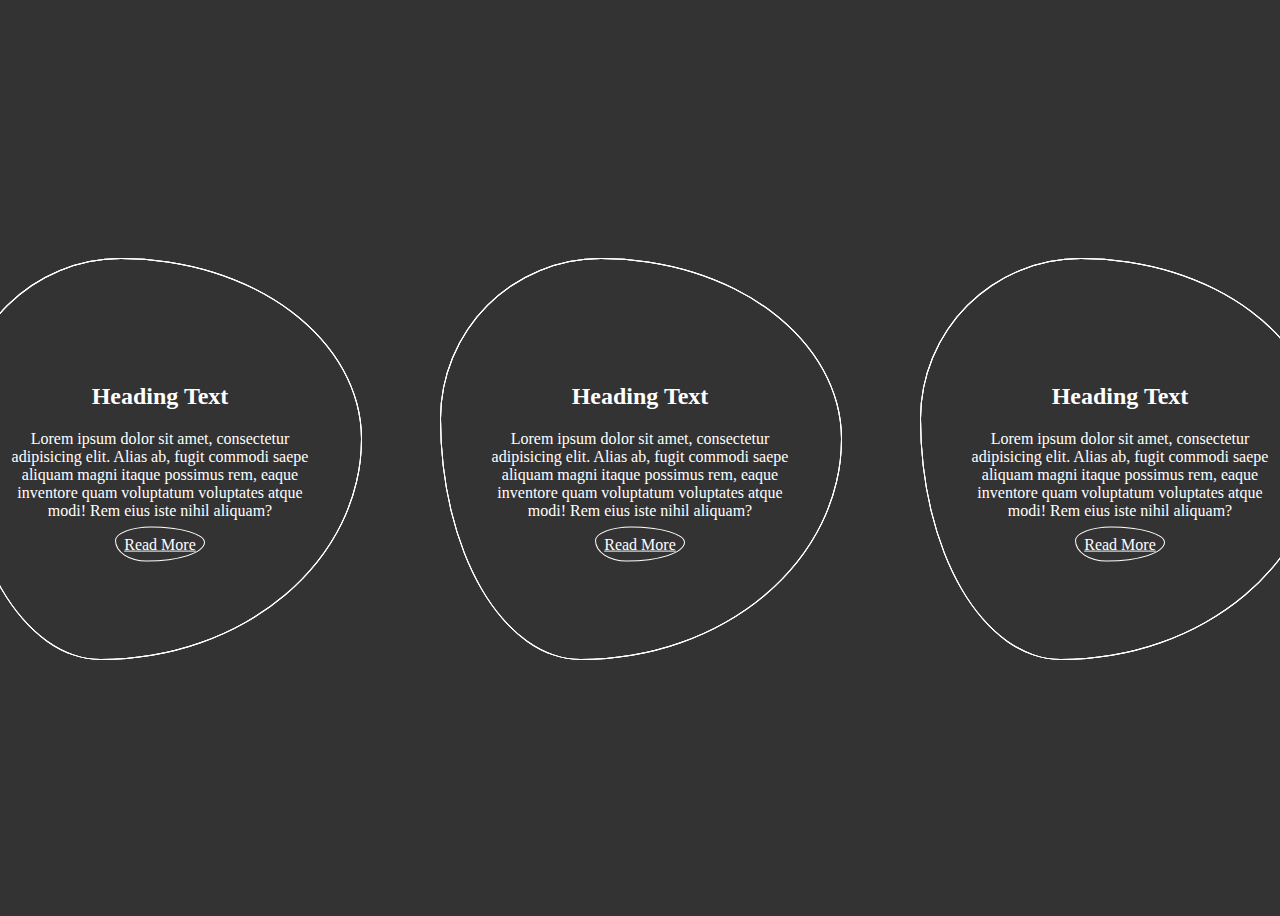
<file: practical_coding/practical02/index.html>
<!DOCTYPE html>
<html lang="ko">
<head>
  <meta charset="UTF-8">
  <title>더블보더 레디어스 애니메이션</title>
  <link rel="stylesheet" href="css/index.css">
</head>
<body>
  <div class="container">
    <div class="square">
      <span></span>
      <span></span>
      <span></span>
      <div>
        <h2>Heading Text</h2>
        <p>
          Lorem ipsum dolor sit amet, consectetur adipisicing elit. Alias ab, fugit commodi saepe aliquam magni itaque possimus rem, eaque inventore quam voluptatum voluptates atque modi! Rem eius iste nihil aliquam?
        </p>
        <a href="#none">Read More</a>
      </div>
    </div>
    <div class="square">
      <span></span>
      <span></span>
      <span></span>
      <div>
        <h2>Heading Text</h2>
        <p>
          Lorem ipsum dolor sit amet, consectetur adipisicing elit. Alias ab, fugit commodi saepe aliquam magni itaque possimus rem, eaque inventore quam voluptatum voluptates atque modi! Rem eius iste nihil aliquam?
        </p>
        <a href="#none">Read More</a>
      </div>
    </div>
    <div class="square">
      <span></span>
      <span></span>
      <span></span>
      <div>
        <h2>Heading Text</h2>
        <p>
          Lorem ipsum dolor sit amet, consectetur adipisicing elit. Alias ab, fugit commodi saepe aliquam magni itaque possimus rem, eaque inventore quam voluptatum voluptates atque modi! Rem eius iste nihil aliquam?
        </p>
        <a href="#none">Read More</a>
      </div>
    </div>
  </div>
</body>
</html>
</file>
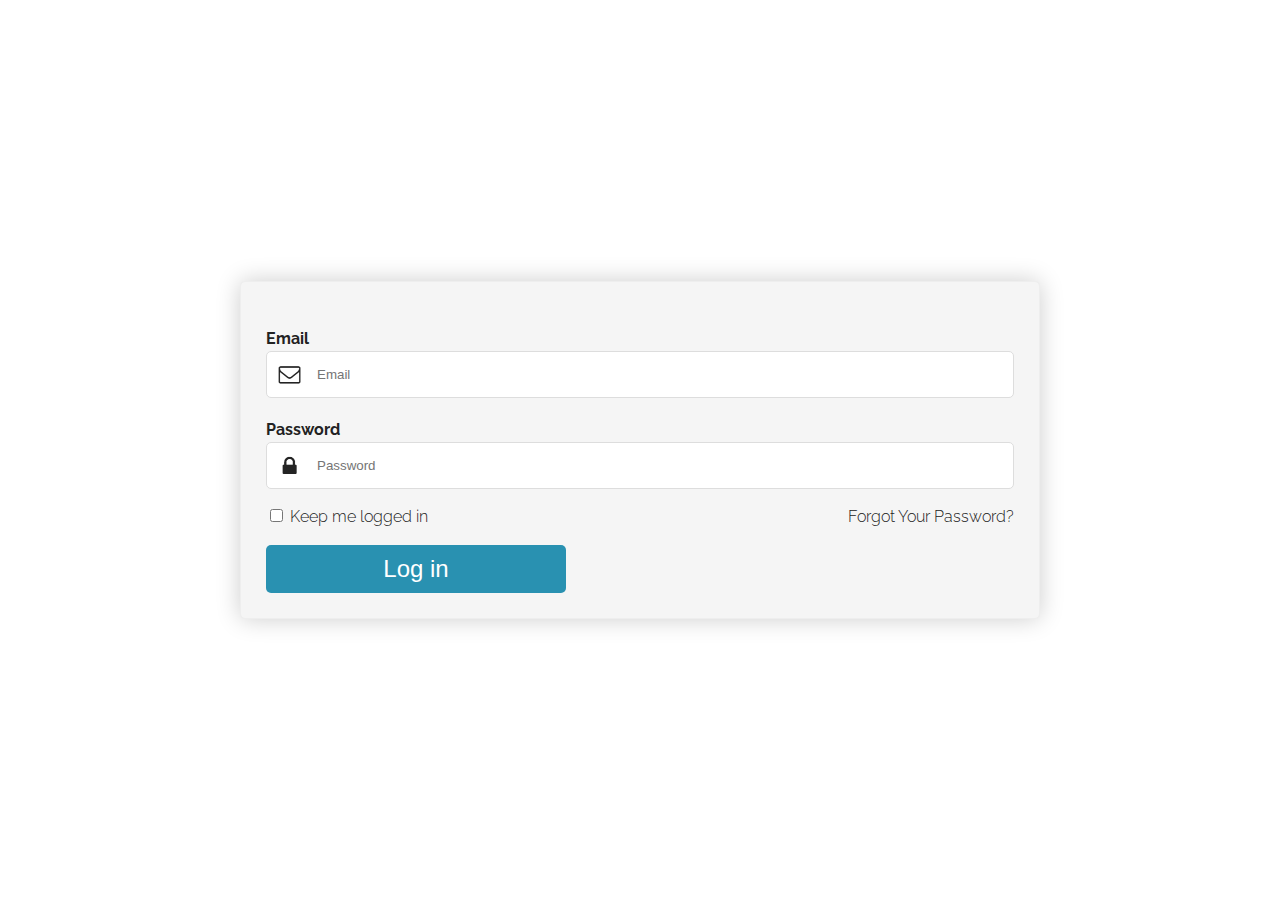
<file: practical_coding/practical03/index.html>
<!DOCTYPE html>
<html lang="ko">
<head>
  <meta charset="UTF-8">
  <title>가상클래스를 활용한 로그인 화면</title>
  <link rel="stylesheet" href="css/index.css">
</head>
<body>
  <form class="login">
    <span>Email</span>
    <input type="email" placeholder="Email">
    <span>Password</span>
    <input type="password" placeholder="Password">
    <p>
      <label>
        <input type="checkbox"> Keep me logged in
      </label>
      <a href="#none">Forgot Your Password?</a>
    </p>
    <button>Log in</button>
  </form>
</body>
</html>
</file>
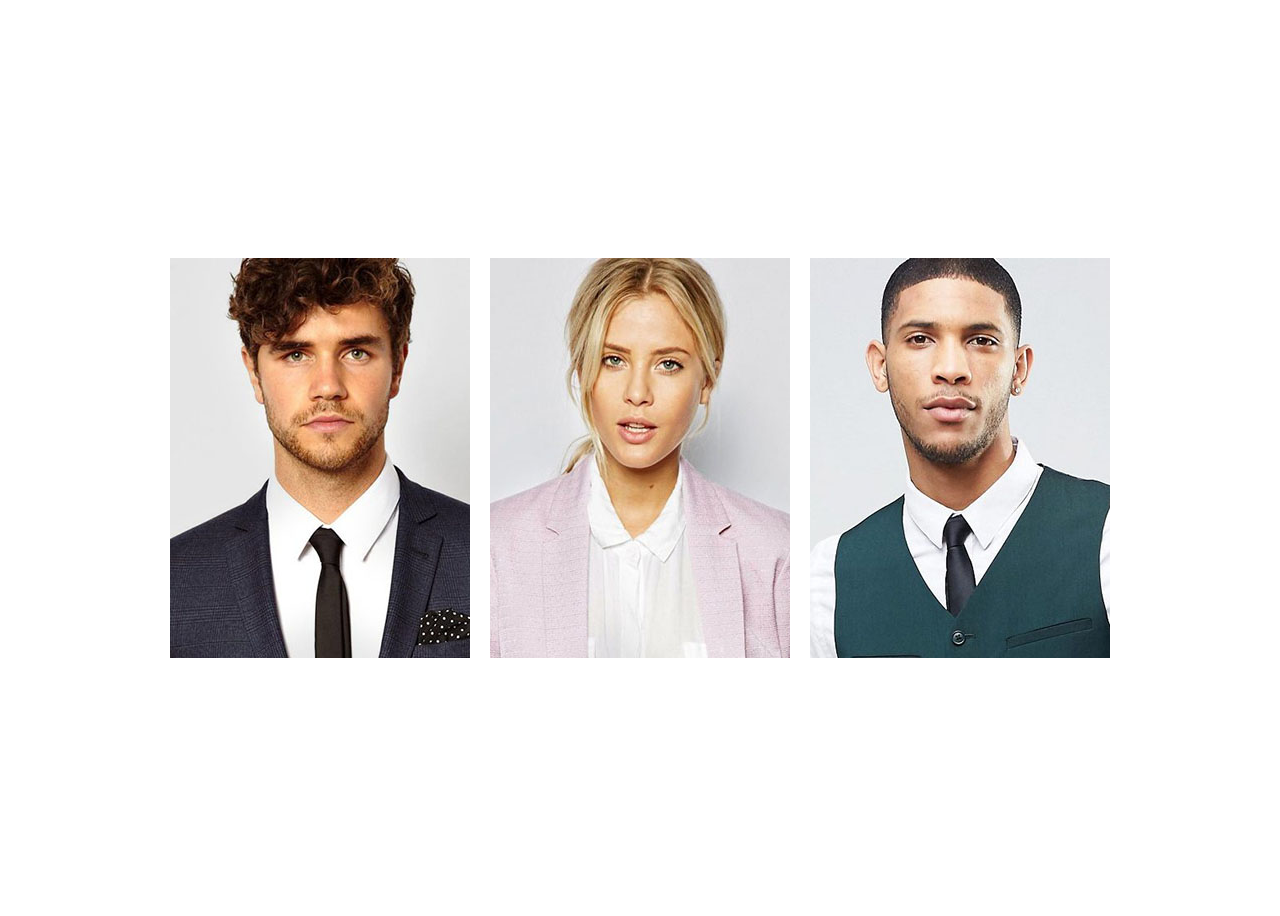
<file: practical_coding/practical04/index.html>
<!DOCTYPE html>
<html lang="ko">
<head>
  <meta charset="UTF-8">
  <link rel="stylesheet" href="https://cdnjs.cloudflare.com/ajax/libs/font-awesome/6.5.1/css/all.min.css" integrity="sha512-DTOQO9RWCH3ppGqcWaEA1BIZOC6xxalwEsw9c2QQeAIftl+Vegovlnee1c9QX4TctnWMn13TZye+giMm8e2LwA==" crossorigin="anonymous" referrerpolicy="no-referrer" />
  <title>개인 프로필 카드 UI 호버 이펙트</title>
  <link rel="stylesheet" href="css/index.css">
</head>
<body>
  <div class="container">
    <div class="card">
      <img src="./images/crew-01.jpg">
      <div class="content">
        <h2>Andrew Yu<span>Developer</span></h2>
        <p>Lorem ipsum dolor sit amet consectetur, adipisicing elit. Corporis, inventore nostrum asperiores reiciendis error incidunt.</p>
        <div class="sns">
          <a href="#none"><i class="fa-brands fa-facebook-f"></i></a>
          <a href="#none"><i class="fa-brands fa-x-twitter"></i></a>
          <a href="#none"><i class="fa-brands fa-instagram"></i></a>
        </div>
      </div>
    </div>
    <div class="card">
      <img src="./images/crew-02.jpg">
      <div class="content">
        <h2>Monica Jung<span>Designer</span></h2>
        <p>Lorem ipsum dolor sit amet consectetur, adipisicing elit. Corporis, inventore nostrum asperiores reiciendis error incidunt.</p>
        <div class="sns">
          <a href="#none"><i class="fa-brands fa-facebook-f"></i></a>
          <a href="#none"><i class="fa-brands fa-x-twitter"></i></a>
          <a href="#none"><i class="fa-brands fa-instagram"></i></a>
        </div>
      </div>
    </div>
    <div class="card">
      <img src="./images/crew-03.jpg">
      <div class="content">
        <h2>James Lee<span>Planner</span></h2>
        <p>Lorem ipsum dolor sit amet consectetur, adipisicing elit. Corporis, inventore nostrum asperiores reiciendis error incidunt.</p>
        <div class="sns">
          <a href="#none"><i class="fa-brands fa-facebook-f"></i></a>
          <a href="#none"><i class="fa-brands fa-x-twitter"></i></a>
          <a href="#none"><i class="fa-brands fa-instagram"></i></a>
        </div>
      </div>
    </div>
  </div>
</body>
</html>
</file>
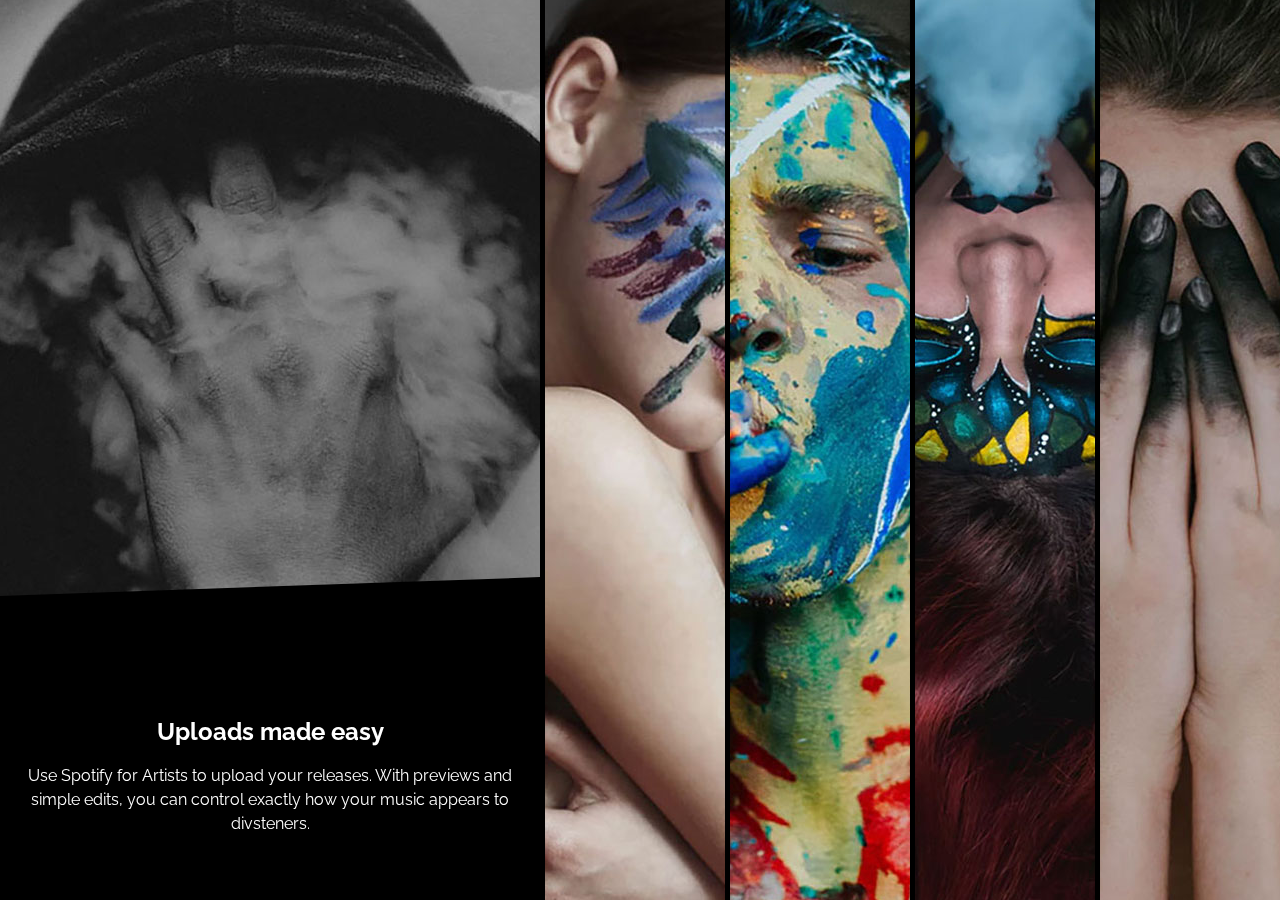
<file: practical_coding/practical05/index.html>
<!DOCTYPE html>
<html lang="ko">
<head>
  <meta charset="UTF-8">
  <title>flex 레이아웃 이미지 어코디언 네비게이션</title>
  <link rel="stylesheet" href="css/index.css">
    <!-- 폰트어썸 -->
    <link rel="stylesheet" href="https://cdnjs.cloudflare.com/ajax/libs/font-awesome/6.5.1/css/all.min.css" integrity="sha512-DTOQO9RWCH3ppGqcWaEA1BIZOC6xxalwEsw9c2QQeAIftl+Vegovlnee1c9QX4TctnWMn13TZye+giMm8e2LwA==" crossorigin="anonymous" referrerpolicy="no-referrer" />
</head>
<body>
  <ul class="gallery">
    <li>
      <div class="content">
        <h2>Uploads made easy</h2>
        <p>Use Spotify for Artists to upload your releases. With previews and simple edits, you can control exactly how your music appears to divsteners.</p>
        <div class="sns">
          <a href="#none"><i class="fa-brands fa-square-facebook"></i></a>
          <a href="#none"><i class="fa-brands fa-instagram"></i></a>
          <a href="#none"><i class="fa-brands fa-linkedin"></i></a>
          <a href="#none"><i class="fa-brands fa-square-google-plus"></i></a>
        </div>
      </div>
    </li>
    <li>
      <div class="content">
        <h2>Make release day count</h2>
        <p>Let the world know about your music. With Spotify for Artists, you can submit to playdivsts and update your profile to reflect your new sound.</p>
        <div class="sns">
          <a href="#none"><i class="fa-brands fa-square-facebook"></i></a>
          <a href="#none"><i class="fa-brands fa-instagram"></i></a>
          <a href="#none"><i class="fa-brands fa-linkedin"></i></a>
          <a href="#none"><i class="fa-brands fa-square-google-plus"></i></a>
        </div>
      </div>
    </li>
    <li>
      <div class="content">
        <h2>Get your royalties, fast</h2>
        <p>Recording royalties? Pubdivshing royalties? Matt and Kim, Sheryl Crow, and Cienfue weigh in on the importance of royalties</p>
        <div class="sns">
          <a href="#none"><i class="fa-brands fa-square-facebook"></i></a>
          <a href="#none"><i class="fa-brands fa-instagram"></i></a>
          <a href="#none"><i class="fa-brands fa-linkedin"></i></a>
          <a href="#none"><i class="fa-brands fa-square-google-plus"></i></a>
        </div>
      </div>
    </li>
    <li>
      <div class="content">
        <h2>Make Spotify yours</h2>
        <p>180 mildivon fans are waiting for you. Sign up to Spotify for Artists and make the most of your music.</p>
        <div class="sns">
          <a href="#none"><i class="fa-brands fa-square-facebook"></i></a>
          <a href="#none"><i class="fa-brands fa-instagram"></i></a>
          <a href="#none"><i class="fa-brands fa-linkedin"></i></a>
          <a href="#none"><i class="fa-brands fa-square-google-plus"></i></a>
        </div>
      </div>
    </li>
    <li>
      <div class="content">
        <h2>The Best Advice</h2>
        <p>Rapper and savvy business mogdiv Rick Ross gets straight to the point when it comes to the best advice he's ever received.</p>
        <div class="sns">
          <a href="#none"><i class="fa-brands fa-square-facebook"></i></a>
          <a href="#none"><i class="fa-brands fa-instagram"></i></a>
          <a href="#none"><i class="fa-brands fa-linkedin"></i></a>
          <a href="#none"><i class="fa-brands fa-square-google-plus"></i></a>
        </div>
      </div>
    </li>
  </ul>
</body>
</html>
</file>
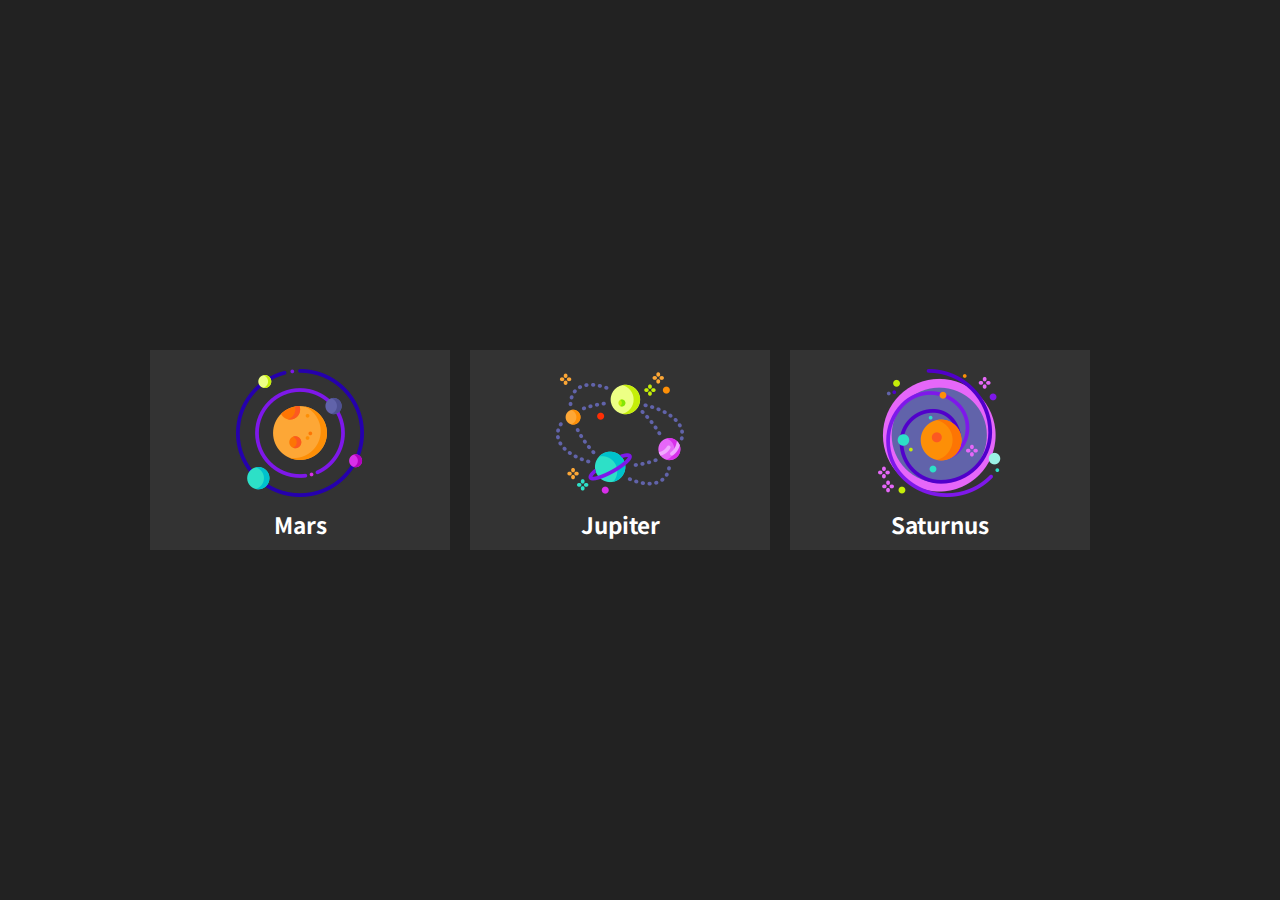
<file: practical_coding/practical06/index.html>
<!DOCTYPE html>
<html lang="ko">
<head>
  <meta charset="UTF-8">
  <title>위아래 분리 네비게이션 호버</title>
  <link rel="stylesheet" href="css/index.css">
</head>
<body>
  
  <div class="items">
    <div class="item">
      <div class="front">
        <img src="images/space-01.png">
        <h2>Mars</h2>
      </div>
      <div class="back">
        <p>
          화성은 태양계의 네 번째 행성이다. 4개의 지구형 행성 중 하나다. 동양권에서는 불을 뜻하는 화(火)를 써서 화성이라 부르고 로마 신화의 전쟁의 신 마르스의 이름을 따 Mars라 부른다.
        </p>
        <a href="#none">Read More</a>
      </div>
    </div>
    <div class="item">
      <div class="front">
        <img src="images/space-02.png">
        <h2>Jupiter</h2>
      </div>
      <div class="back">
        <p>
          목성은 태양계의 다섯번째 행성이자 가장 큰 행성이다. 태양의 질량의 천분의 일배에 달하는 거대행성으로, 태양계에 있는 다른 모든 행성들을 합한 질량의 약 2.5배에 이른다.
        </p>
        <a href="#none">Read More</a>
      </div>
    </div>
    <div class="item">
      <div class="front">
        <img src="images/space-03.png">
        <h2>Saturnus</h2>
      </div>
      <div class="back">
        <p>
          토성은 태양으로부터 여섯 번째에 있는 태양계의 행성으로, 진성(鎭星)으로도 불렀다. 토성은 태양계 내의 행성 중 목성에 이어 두 번째로 크며, 지름은 약 12만 킬로미터이다.
        </p>
        <a href="#none">Read More</a>
      </div>
    </div>
  </div>

</body>
</html>
</file>
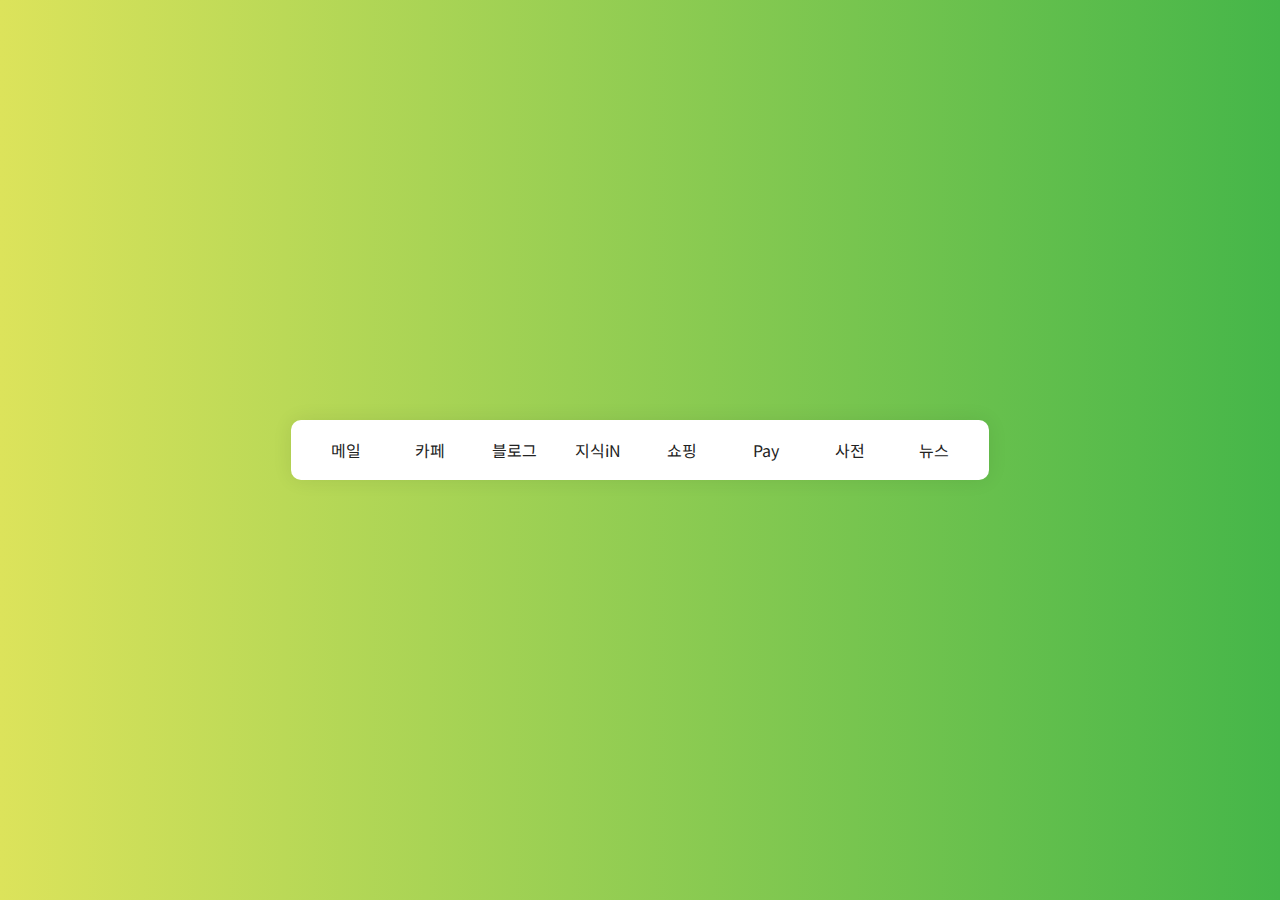
<file: practical_coding/practical07/index.html>
<!DOCTYPE html>
<html lang="ko">
<head>
  <meta charset="UTF-8">
  <title>위아래 전환 텍스트 네비게이션</title>
  <link rel="stylesheet" href="css/index.css">
</head>
<body>
  <div class="gnb">
    <a href="#none">
      <span>메일</span>
      <span>메일</span>
    </a>
    <a href="#none">
      <span>카페</span>
      <span>카페</span>
    </a>
    <a href="#none">
      <span>블로그</span>
      <span>블로그</span>
    </a>
    <a href="#none">
      <span>지식iN</span>
      <span>지식iN</span>
    </a>
    <a href="#none">
      <span>쇼핑</span>
      <span>쇼핑</span>
    </a>
    <a href="#none">
      <span>Pay</span>
      <span>Pay</span>
    </a>
    <a href="#none">
      <span>사전</span>
      <span>사전</span>
    </a>
    <a href="#none">
      <span>뉴스</span>
      <span>뉴스</span>
    </a>
  </div>
</body>
</html>
</file>
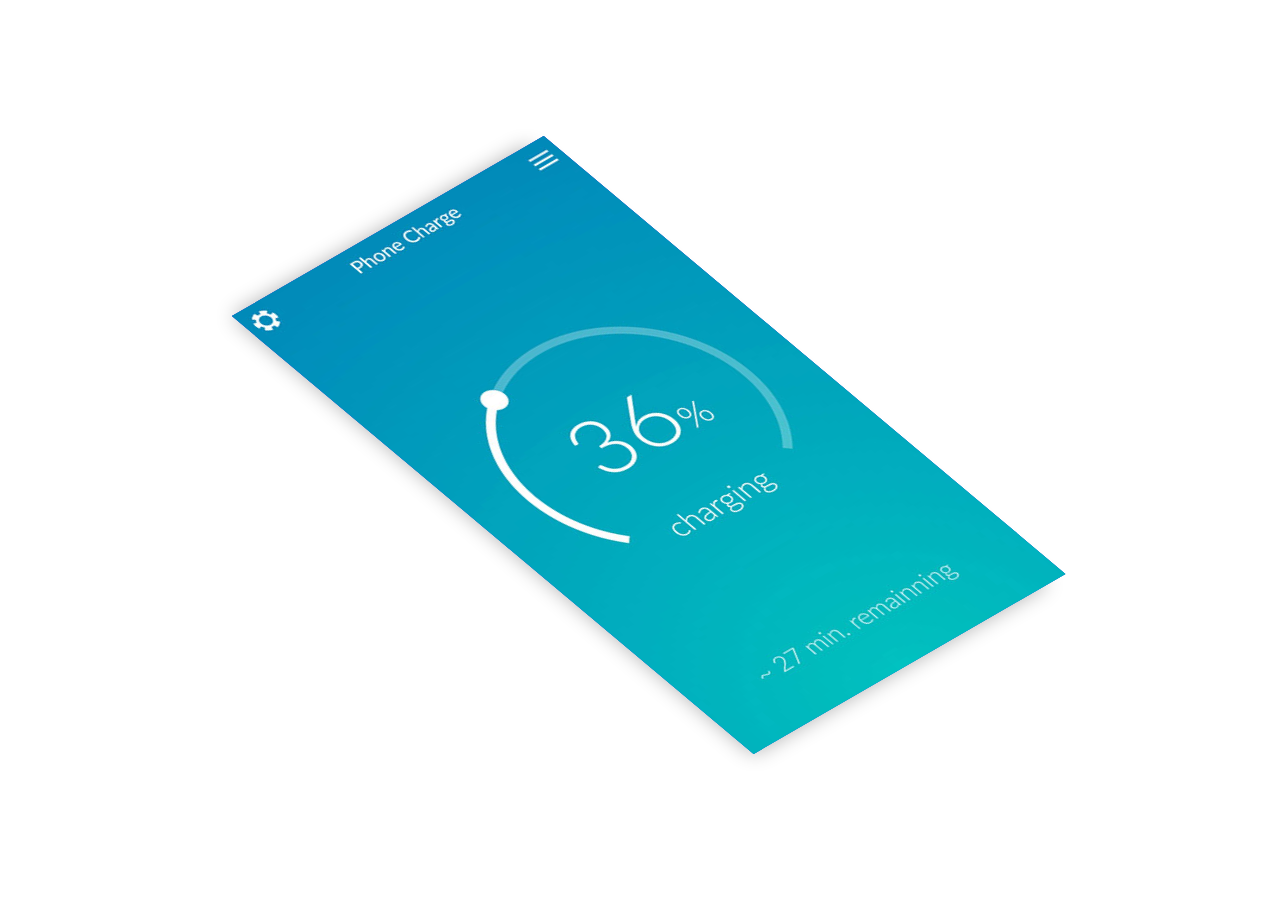
<file: practical_coding/practical08/index.html>
<!DOCTYPE html>
<html lang="ko">
<head>
  <meta charset="UTF-8">
  <title>앱 UI 레이어 3D 호버 애니메이션</title>
  <link rel="stylesheet" href="css/index.css">
</head>
<body>
  <div class="container">
    <div class="app-ui">
      <img src="images/app-ui-01.jpg">
      <img src="images/app-ui-02.jpg">
      <img src="images/app-ui-03.jpg">
      <img src="images/app-ui-04.jpg">
    </div>
  </div>
</body>
</html>
</file>
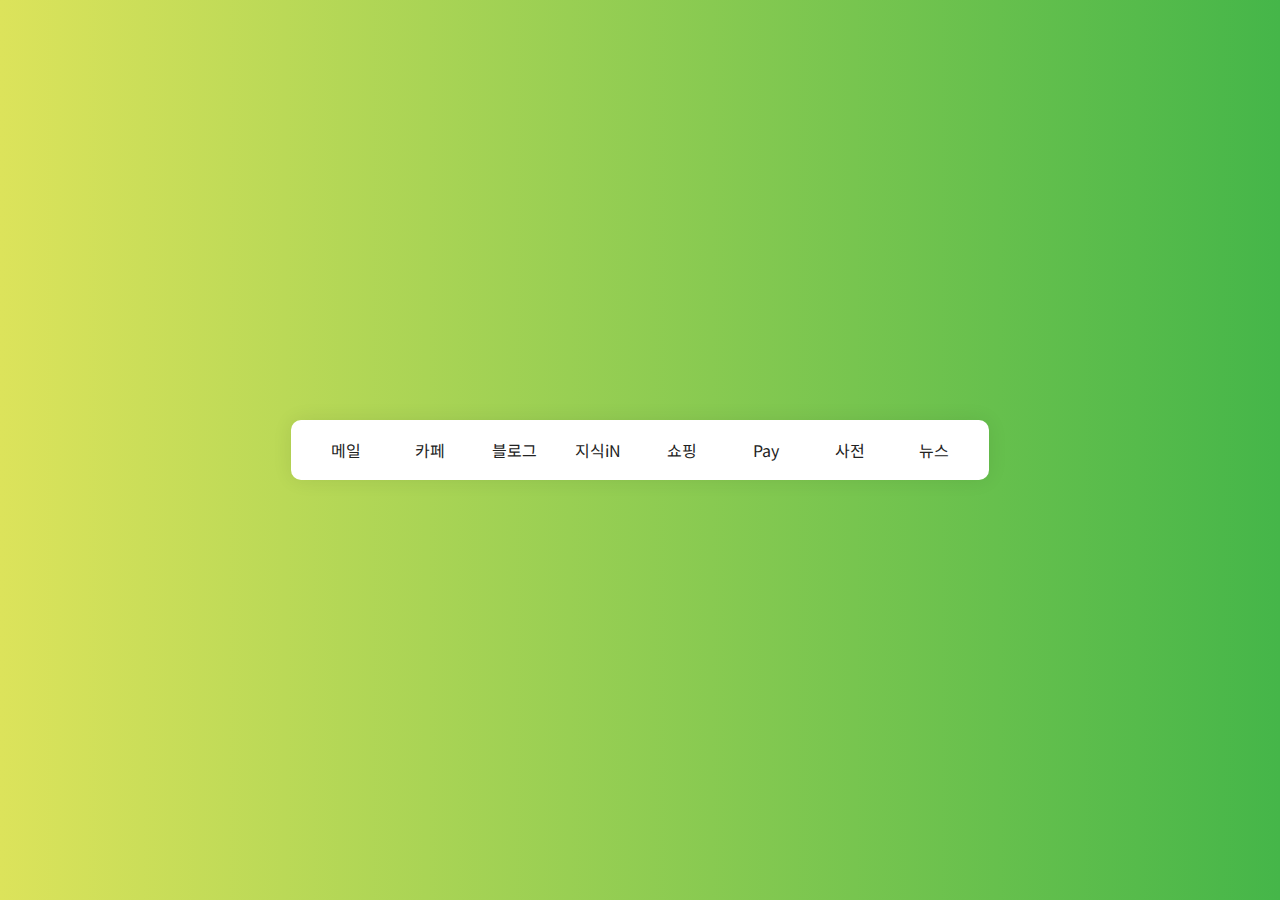
<file: practical_coding/practical07/index2.html>
<!DOCTYPE html>
<html lang="ko">
<head>
  <meta charset="UTF-8">
  <title>위아래 전환 텍스트 네비게이션</title>
  <link rel="stylesheet" href="css/index2.css">
</head>
<body>
  <div class="gnb">
    <!-- data-OOO : 사용자 정의 텍스트 -->
    <a href="#none" data-link="메일"></a>
    <a href="#none" data-link="카페"></a>
    <a href="#none" data-link="블로그"></a>
    <a href="#none" data-link="지식iN"></a>
    <a href="#none" data-link="쇼핑"></a>
    <a href="#none" data-link="Pay"></a>
    <a href="#none" data-link="사전"></a>
    <a href="#none" data-link="뉴스"></a>
  </div>
</body>
</html>
</file>
<file: practical_coding/practical02/css/index.css>
@charset "utf-8";

/* 사용 css
border-radius, keyframes, animation, nth-child, flex, position */

body {
  background-color: #333;
  /* 중앙정렬 */
  display: flex;
  justify-content: center;
  align-items: center;
  height: 100vh;
}

.container {
  display: flex;
}

.square {
  width: 400px;
  height: 400px;
  position: relative;
  margin: 40px;
}

.square span {
  position: absolute;
  width: 100%; 
  /* width: inherit 이거랑 100% 랑 같음 */
  height: 100%;  
  border: 1px solid white;
  border-radius: 40% 60% 65% 35% / 40% 45% 55% 60%;
  /* 이렇게 border-radius 를 중첩해서 쓰면 자유로운 도형을 만들 수 있음 */
  transition: 0.5s;
}

/* hover 색상 변화 */
.square:nth-child(1):hover span {
  background-color: crimson;
  border: none;
}

.square:nth-child(2):hover span {
  background-color: dodgerblue;
  border: none;
}

.square:nth-child(3):hover span {
  background-color: yellowgreen;
  border: none;
}

/* 선 회전 */
.square span:nth-child(1) {
  animation: circle 6s linear infinite;
}
.square span:nth-child(2) {
  animation: circle 4s linear infinite;
  /* 시계 반대방향, 위에 infinite 뒤에 reverse 붙여도 되지만 직관적이기 위해 아래 추가함 */
  animation-direction: reverse;
}
.square span:nth-child(3) {
  animation: circle 10s linear infinite;
}

/* 원형 opacity */
.square:hover span:nth-child(1) {
  opacity: 0.3;
}
.square:hover span:nth-child(2) {
  opacity: 0.6;
}
.square:hover span:nth-child(3) {
  opacity: 0.8;
}

.square div {
  position: absolute;
  top: 50%;
  left: 50%;
  transform: translate(-50%, -50%);
  width: 80%;
  text-align: center;
  color: #fff;
}

.square div a {
  color: #fff;
  border-radius: 40% 60% 65% 35% / 40% 45% 55% 60%;
  border: 1px solid #fff;
  padding: 8px;
}

/* 애니메이션 */
@keyframes circle {
  0% {
    transform: rotate(0);
  }
  100% {
    transform: rotate(360deg);
  }
}
</file>
<file: practical_coding/practical03/css/index.css>
@charset "UTF-8";

/* Google Web Font */
@import url('https://fonts.googleapis.com/css?family=Raleway&display=swap');

/* 사용 css
input, label, 인접선택자, 속성선택자, 가상클래스 :checked :active :before */

body {
  font-family: 'Raleway', sans-serif;
  line-height: 1.5em;
  margin: 0;
  font-weight: 300;
  display: flex;
  justify-content: center;
  align-items: center;
  height: 100vh;
  color: #222;
}

a {
  font-family: 'Raleway', sans-serif;
  text-decoration: none;
  color: #222;
}

.login {
  width: 800px;
  background-color: #f5f5f5;
  border: 1px solid #eee;
  border-radius: 5px;
  padding: 25px;
  box-sizing: border-box;
  box-shadow: 0 0 25px rgba(0, 0, 0, 0.2);
}
.login span {
  font-weight: bold;
  display: block;
  margin-top: 20px;
}
.login input[type=email],
.login input[type=password] {
  width: 100%;
  padding: 15px;
  box-sizing: border-box;
  border: 1px solid #ddd;
  border-radius: 5px;
  transition: 0.3s;
  padding-left: 50px;
  outline: none;
}
.login input[type=email]:hover,
.login input[type=password]:hover {
  box-shadow: 0 0 5px dodgerblue;
}
.login input[type=email]::placeholder,
.login input[type=password]::placeholder {
  opacity: 1;
  transition: 0.3s;
}
.login input[type=email]:focus::placeholder,
.login input[type=password]:focus::placeholder {
  opacity: 0;
  visibility: hidden;
}
.login input[type=email] {
  background: #fff url(../images/icon-email.png) no-repeat center left 10px;
}
.login input[type=password] {
  background: #fff url(../images/icon-lock.png) no-repeat center left 10px;
}
.login p {
  overflow: hidden;
}
.login p label {
  float: left;
  cursor: pointer;
}
.login p a {
  float: right;
}
.login p a:hover {
  text-decoration:  underline;
}
.login button {
  background-color: #2991b1;
  color: #fff;
  width: 300px;
  padding: 10px;
  border-radius: 5px;
  border: none;
  cursor: pointer;
  font-size: 24px;
  transition: 0.3s;
}
.login button:hover {
  background-color: #2c778e;
}
</file>
<file: practical_coding/practical04/css/index.css>
@charset "UTF-8";

/* Google Web Font */
@import url('https://fonts.googleapis.com/css?family=Raleway&display=swap');

body {
  font-family: 'Raleway', sans-serif;
  font-weight: 300;
  line-height: 1.5em;
  background-color: #fff;
}

.container {
  display: flex;
  justify-content: center;
  align-items: center;
  height: 100vh;
}
.card {
  margin: 10px;
  position: relative;
  width: 300px;
  height: 400px;
  overflow: hidden;
  transition: 0.5s;
}
.content {
  width: inherit;
  height: inherit;
  position: absolute;
  top: 100%;
  left: 0;
  padding: 20px;
  box-sizing: border-box;
  color: #fff;
  text-align: center;
  padding-top: 150px;
  box-sizing: border-box;
  transition: 0.5s;
}

.card:nth-child(1) .content {
  background: linear-gradient(to top, crimson, transparent);
}
.card:nth-child(2) .content {
  background: linear-gradient(to top, dodgerblue, transparent);
}
.card:nth-child(3) .content {
  background: linear-gradient(to top, yellowgreen, transparent);
}

.content h2 {
  font-size: 30px;
}
.content h2 span {
  display: block;
  font-size: 14px;
  color: gold;
  margin-top: 10px;
}

.sns a {
  color: #fff;
  border: 1px solid #fff;
  border-radius: 50%;
  width: 20px;
  height: 20px;
  display: inline-block;
  font-size: 13px;
  text-align: center;
  line-height: 20px;
}

.card:hover .content {
  top: 0;
}

.card:hover {
  transform: translateY(-20px);
  box-shadow: 0 10px 20px rgba(0, 0, 0, 0.2);
}
</file>
<file: practical_coding/practical05/css/index.css>
@charset "UTF-8";

/* Google Web Font */
@import url('https://fonts.googleapis.com/css?family=Raleway&display=swap');

/* 사용 css
flex 가로배치, flex 자식요소 크기조절, hover, transition-delay, before, transform-drigin, z-index, filter */

body {
  font-family: 'Raleway', sans-serif;
  line-height: 1.5em;
  margin: 0;
}

a {
  font-family: 'Raleway', sans-serif;
  text-decoration: none;
}

.gallery {
  list-style: none;
  padding: 0;
  margin: 0;
  display: flex;
  height: 100vh;
}

.gallery li {
  border-right: 5px solid black;
  /* 자동배분 */
  flex: 1;
  transition: 0.5s;
  position: relative;
  overflow: hidden;
}

.gallery li:last-child {
  border-right: none;
}

.gallery li:nth-child(1) {
  background: url(../images/artistic-image-01.jpg) no-repeat center center;
}
.gallery li:nth-child(2) {
  background: url(../images/artistic-image-02.jpg) no-repeat center center;
}
.gallery li:nth-child(3) {
  background: url(../images/artistic-image-03.jpg) no-repeat center center;
}
.gallery li:nth-child(4) {
  background: url(../images/artistic-image-04.jpg) no-repeat center center;
}
.gallery li:nth-child(5) {
  background: url(../images/artistic-image-05.jpg) no-repeat center center;
}

.gallery:hover li {
  flex: 1;
}

.gallery li:hover {
  flex: 3;
  /* grayscale 은 0~1*/
  filter: grayscale(1);
}

.content {
  position: absolute;
  background-color: #000;
  color: #fff;
  text-align: center;
  bottom: -320px;
  height: 250px;
  transition: 0.5s;
  padding: 20px;
  box-sizing: border-box;
  padding-top: 50px;
  width: 100%;
}

.sns a {
  color: #333;
}

.gallery li:hover .content {
  bottom: 0;
  transition-delay: 0.5s;
}

.content:before {
  content: '';
  position: absolute;
  background-color: #000;
  width: 100%;
  height: 80px;
  left: 0;
  top: -30px;
  /* 어디를 기준으로 도형이 시작할것인가 */
  transform-origin: left bottom;
  transform: rotate(-2deg) scale(1.3);
}
</file>
<file: practical_coding/practical06/css/index.css>
@charset "UTF-8";

/* Google Web Fonts CDN */
@import url('https://fonts.googleapis.com/css?family=Noto+Sans+KR:300,400,500,700,900&display=swap');

/* 사용 css
hover, position, z-index, overflow, animation */

body {
  margin: 0;
  background-color: #222;
  color: #fff;
  font-weight: 300;
  font-family: 'Noto Sans KR', sans-serif;
  font-size: 15px;
  line-height: 1.5em;
}

a {
  color: #222;
  text-decoration: none;
}

.items {
  width: 1000px;
  text-align: center;
  position: absolute;
  top: 50%;
  left: 50%;
  transform: translate(-50%, -50%);
}
.item {
  float: left;
  width: 300px;
  height: 200px;
  position: relative;
  margin: 10px;
}

/* 공통된건 같이 써주면 좋음! */
/* 여기에 top:0 을 해줘야지 transition이 작동함 */
.front, .back {
  position: absolute;
  transition: 0.5s;
  top: 0;
}

.front {
  background-color: #333;
  text-align: center;
  height: inherit;
  z-index: 1;
  width: 100%;
}
.item:hover .front img {
  animation: ani 1s linear infinite;
}

.front h2 {
  margin-top: 0;
}
.back {
  background-color: #fff;
  color: #000;
  height: inherit;
  text-align: center;
  padding: 20px;
  box-sizing: border-box;
  /* 겹치는 하얀부분을 안보이게 하는 팁 */
  opacity: 0;
}

.back a {
  background-color: yellowgreen;
  color: #fff;
  padding: 5px 15px;
  border-radius: 20px;
  font-size: 13px;
}

.back a:hover {
  background-color: #000;
}

.item:hover .front {
  top: -50%;
}
.item:hover .back {
  top: 50%;
  opacity: 1;
}

@keyframes ani {
  0% {
    transform: scale(0.9);
  }
  50% {
    transform: scale(1.2);
  }
  100% {
    transform: scale(0.9);
  }
}
</file>
<file: practical_coding/practical07/css/index.css>
@charset "UTF-8";
@import url('https://fonts.googleapis.com/css?family=Noto+Sans+KR:300,400,500,700,900&display=swap');

body {
  font-family: 'Noto Sans KR', sans-serif;
  line-height: 1.5em;
  margin: 0;
  background: linear-gradient(90deg, #DCE35B, #45B649);
  display: flex;
  justify-content: center;
  align-items: center;
  height: 100vh;
}

a {
  text-decoration: none;
}

.gnb {
  background-color: #fff;
  padding: 15px;
  border-radius: 10px;
  box-shadow: 0 0 20px #00000015;
  padding-bottom: 10px;
}

.gnb a {
  width: 80px;
  display: inline-block;
  height: 30px;
  line-height: 30px;
  text-align: center;
  position: relative;
  overflow: hidden;
  color: #222;
}

.gnb a span {
  /* position absolute를 주면 어떤 요소든 inline-block으로 변함 */
  position: absolute;
  width: 100%;
  height: 100%;
  transition: 0.3s;
}

.gnb a span:nth-child(1) {
  top: 0;
  left: 0;
}
.gnb a span:nth-child(2) {
  /* top:100% 주면 부모요소의 끝자락 */
  top: 100%;
  left: 0;
  color: #45B649;
}

.gnb a:hover span:nth-child(1) {
  top: -100%;
}
.gnb a:hover span:nth-child(2) {
  top: 0;
}
</file>
<file: practical_coding/practical08/css/index.css>
@charset "UTF-8";

/* 사용 css
hover, position, opacity, transform */

body {
  margin: 0;
  /* 수직 수평 중앙 */
  display: flex;
  justify-content: center;
  align-items: center;
  height: 100vh;
}

.app-ui {
  width: 340px;
  height: 640px;
  /* transform 은 같이 써주기 안그러면 나중에 쓴 코드만 적용됨 */
  transform: rotate(-30deg) skewX(20deg);
  position: relative;
  box-shadow: 0 0 20px rgba(0, 0, 0, 0.3);
  transition: 0.5s;
  background-color: #eee;
}

.app-ui:hover {
  /* x축 y축 퍼짐정도 색상 */
  box-shadow: -50px 100px 60px rgba(0, 0, 0, 0.3);
}

.app-ui img {
  position: absolute;
  transition: 0.5s;
}

.app-ui:hover img:nth-child(1) {
  transform: translate(40px, -40px);
  opacity: 0.2;
}

.app-ui:hover img:nth-child(2) {
  transform: translate(80px, -80px);
  opacity: 0.4;
}

.app-ui:hover img:nth-child(3) {
  transform: translate(120px, -120px);
  opacity: 0.6;
}

.app-ui:hover img:nth-child(4) {
  transform: translate(160px, -160px);
}
</file>
<file: practical_coding/practical07/css/index2.css>
@charset "UTF-8";
@import url('https://fonts.googleapis.com/css?family=Noto+Sans+KR:300,400,500,700,900&display=swap');

body {
  font-family: 'Noto Sans KR', sans-serif;
  line-height: 1.5em;
  margin: 0;
  background: linear-gradient(90deg, #DCE35B, #45B649);
  display: flex;
  justify-content: center;
  align-items: center;
  height: 100vh;
}

a {
  text-decoration: none;
}

.gnb {
  background-color: #fff;
  padding: 15px;
  border-radius: 10px;
  box-shadow: 0 0 20px #00000015;
  padding-bottom: 10px;
}

.gnb a {
  width: 80px;
  display: inline-block;
  height: 30px;
  line-height: 30px;
  text-align: center;
  position: relative;
  overflow: hidden;
  color: #222;
}

.gnb a:before,
.gnb a:after {
  /* 사용자 정의 텍스트 불러오기 attr() => attribute 줄임말 */
  content: attr(data-link);
  position: absolute;
  width: 100%;
  text-align: center;
  transition: 0.3s;
}

.gnb a:before {
  top: 0;
  left: 0;
}

.gnb a:after {
  top: 100%;
  left: 0;
  color: #45B649;
}

.gnb a:hover:before {
  top: -100%;
}

.gnb a:hover:after {
  top: 0;
}
</file>
